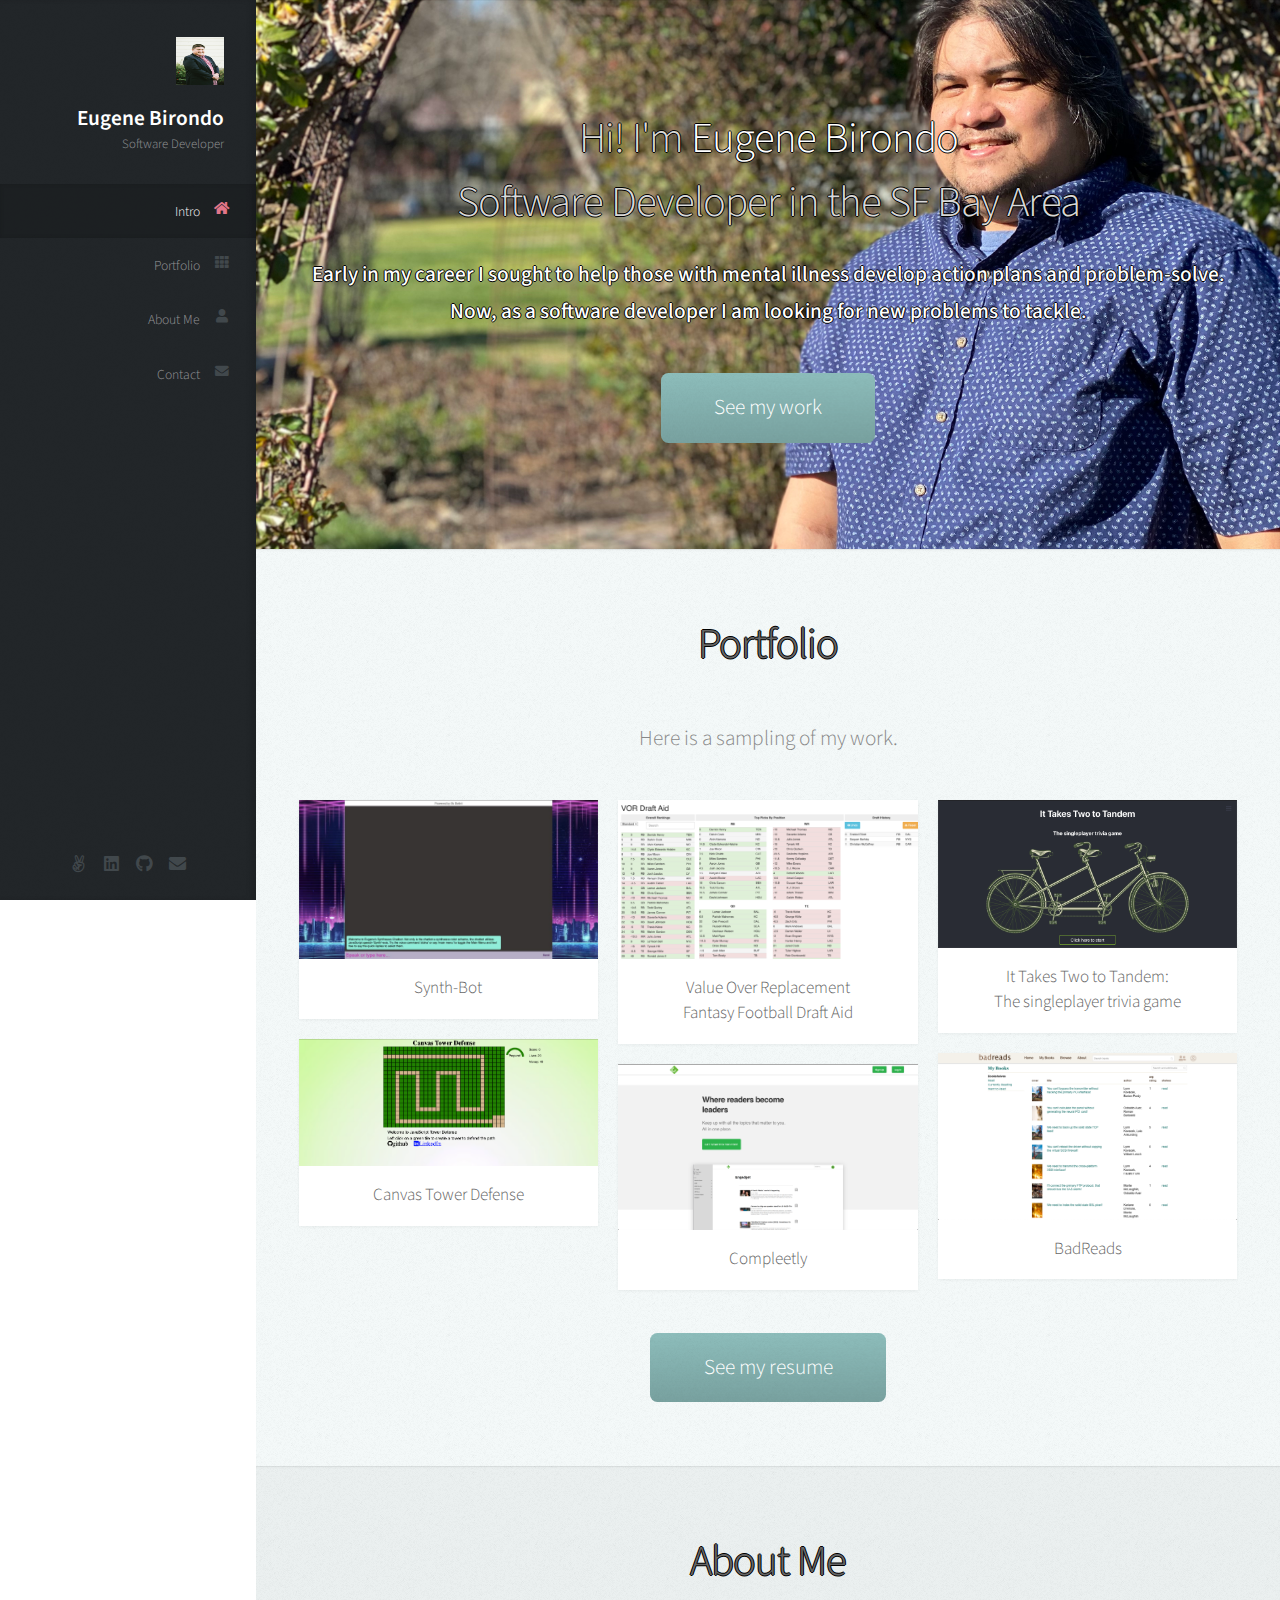
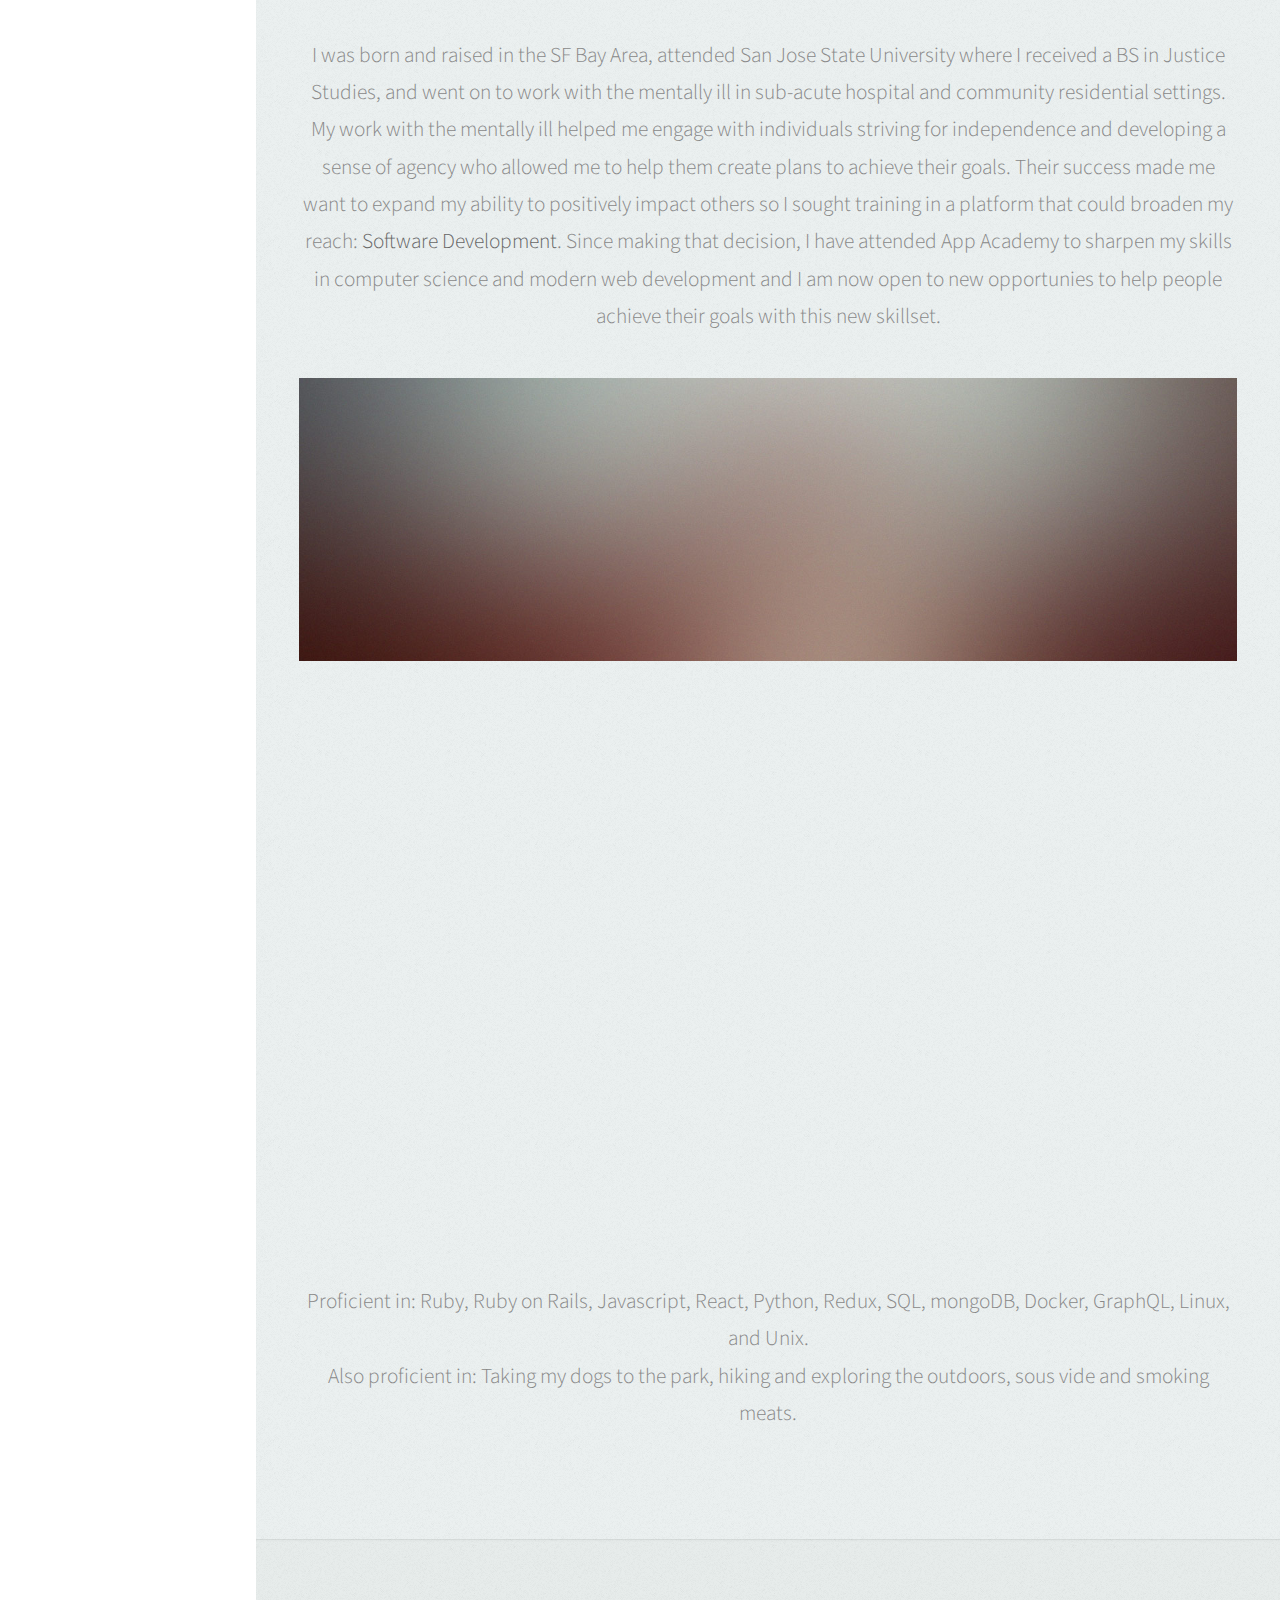
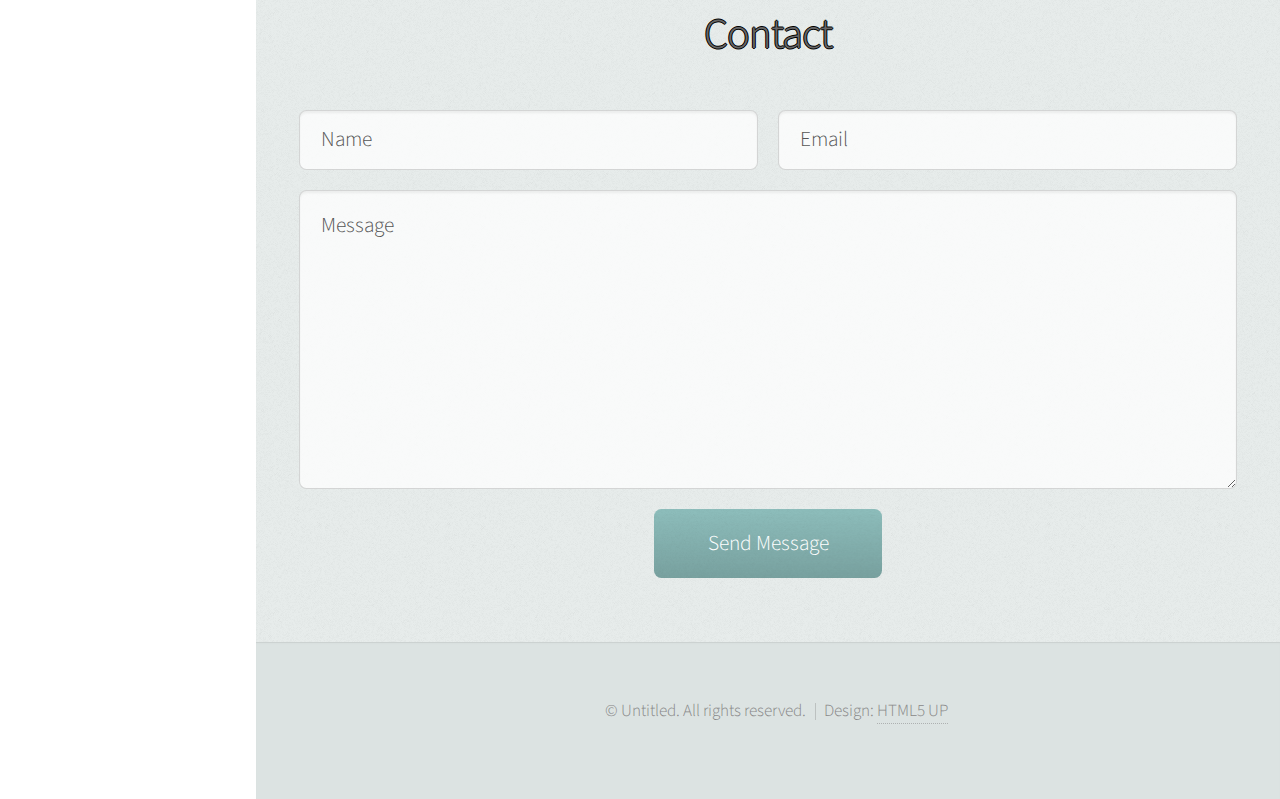
<file: index.html>
<!DOCTYPE HTML>
<!--
	Prologue by HTML5 UP
	html5up.net | @ajlkn
	Free for personal and commercial use under the CCA 3.0 license (html5up.net/license)
-->
<html>
	<head>
		<title>Prologue by HTML5 UP</title>
		<meta charset="utf-8" />
		<meta name="viewport" content="width=device-width, initial-scale=1, user-scalable=no" />
		<link rel="stylesheet" href="assets/css/main.css" />
	</head>
	<body class="is-preload">

		<!-- Header -->
			<div id="header">

				<div class="top">

					<!-- Logo -->
						<div id="logo">
							<span class="image avatar48"><img src="images/avatar.jpg" alt="" /></span>
							<h1 id="title">Eugene Birondo</h1>
							<p>Software Developer</p>
						</div>

					<!-- Nav -->
						<nav id="nav">
							<ul>
								<li><a href="#top" id="top-link"><span class="icon solid fa-home">Intro</span></a></li>
								<li><a href="#portfolio" id="portfolio-link"><span class="icon solid fa-th">Portfolio</span></a></li>
								<li><a href="#about" id="about-link"><span class="icon solid fa-user">About Me</span></a></li>
								<li><a href="#contact" id="contact-link"><span class="icon solid fa-envelope">Contact</span></a></li>
							</ul>
						</nav>

				</div>

				<div class="bottom">

					<!-- Social Icons -->
						<ul class="icons">
							<li><a target="_blank" href="https://angel.co/u/eugene-birondo" class="icon brands fa-angellist"><span class="label">AngelList</span></a></li>
							<li><a target="_blank" href="https://www.linkedin.com/in/eugene-birondo-702637192/" class="icon brands fa-linkedin"><span class="label">LinkedIn</span></a></li>
							<li><a target="_blank" href="https://github.com/jbirondo" class="icon brands fa-github"><span class="label">Github</span></a></li>
							<li><a target="_blank" href="mailto: jbirondo@gmail.com" class="icon solid fa-envelope"><span class="label">Email</span></a></li>
						</ul>

				</div>

			</div>

		<!-- Main -->
			<div id="main">

				<!-- Intro -->
					<section id="top" class="one dark cover">
						<div class="container">

							<header>
								<h2 class="alt">Hi! I'm <strong>Eugene Birondo</strong> <br/>Software Developer in the SF Bay Area</h2>
								<p>Early in my career I sought to help those with mental illness develop action plans and problem-solve.<br/> 
								Now, as a software developer I am looking for new problems to tackle.</p>
							</header>

							<footer>
								<a href="#portfolio" class="button scrolly">See my work</a>
							</footer>

						</div>
					</section>

				<!-- Portfolio -->
					<section id="portfolio" class="two">
						<div class="container">

							<header>
								<h2>Portfolio</h2>
							</header>

							<p>Here is a sampling of my work.</p>

							<div class="row">
								<div class="col-4 col-12-mobile">
									<article class="item">
										<a target="_blank" href="https://synth-chatbot.herokuapp.com/" class="image fit"><img src="images/synthsplash.jpeg" alt="" /></a>
										<header>
											<h3>Synth-Bot</h3>
										</header>
									</article>
									<article class="item">
										<a target="_blank" href="https://jbirondo.github.io/dist/index" class="image fit"><img src="images/tdsplash.png" alt="" /></a>
										<header>
											<h3>Canvas Tower Defense</h3>
										</header>
									</article>
								</div>
								<div class="col-4 col-12-mobile">
									<article class="item">
										<a target="_blank" href="https://vordraftapp.herokuapp.com/" class="image fit"><img src="images/vorappsplash.png" alt="" /></a>
										<header>
											<h3>Value Over Replacement <br/>Fantasy Football Draft Aid</h3>
										</header>
									</article>
									<article class="item">
										<a target="_blank" href="https://compleetly.herokuapp.com/#/" class="image fit"><img src="images/compleetlysplash.png" alt="" /></a>
										<header>
											<h3>Compleetly</h3>
										</header>
									</article>
								</div>
								<div class="col-4 col-12-mobile">
									<article class="item">
										<a target="_blank" href="https://tandem-trivia-app.herokuapp.com/" class="image fit"><img src="images/tandemsplash.png" alt="" /></a>
										<header>
											<h3>It Takes Two to Tandem: <br/>The singleplayer trivia game</h3>
										</header>
									</article>
									<article class="item">
										<a target="_blank" href="https://quiet-shore-31528.herokuapp.com/#/" class="image fit"><img src="images/goodreadssplash.png" alt="" /></a>
										<header>
											<h3>BadReads</h3>
										</header>
									</article>
								</div>
							</div>

							<footer>
								<a target="_blank" href="https://docs.google.com/document/d/16-v0y1aZjl3brfPCpOeVOK1A_m_-AGuYYDInbIlZkE4/edit?usp=sharing" class="button scrolly">See my resume</a>
							</footer>

						</div>
					</section>

				<!-- About Me -->
					<section id="about" class="three">
						<div class="container">

							<header>
								<h2>About Me</h2>
							</header>

							<p>
								I was born and raised in the SF Bay Area, attended San Jose State University where I received a 
								BS in Justice Studies, and went on to work with the mentally ill in sub-acute hospital and community 
								residential settings. My work with the mentally ill helped me engage with individuals striving for 
								independence and developing a sense of agency who allowed me to help them create plans 
								to achieve their goals. Their success made me want to expand my ability to positively impact others 
								so I sought training in a platform that could broaden my reach: <strong>Software Development</strong>. 
								Since making that decision, I have attended App Academy to sharpen my skills in computer science and modern 
								web development and I am now open to new opportunies to help people achieve their goals with this new skillset.
							</p>

							<a href="#" class="image featured"><img src="images/pic08.jpg" alt="" /></a>

							<p>Proficient in: Ruby, Ruby on Rails, Javascript, React, Python, Redux, SQL, mongoDB, Docker, GraphQL, Linux, and Unix.
							<br/>Also proficient in: Taking my dogs to the park, hiking and exploring the outdoors, sous vide and smoking meats.</p>

						</div>
					</section>

				<!-- Contact -->
					<section id="contact" class="four">
						<div class="container">

							<header>
								<h2>Contact</h2>
							</header>
<!-- 
							<p>Elementum sem parturient nulla quam placerat viverra
							mauris non cum elit tempus ullamcorper dolor. Libero rutrum ut lacinia
							donec curae mus. Eleifend id porttitor ac ultricies lobortis sem nunc
							orci ridiculus faucibus a consectetur. Porttitor curae mauris urna mi dolor.</p> -->

							<form method="post" action="#">
								<div class="row">
									<div class="col-6 col-12-mobile"><input type="text" name="name" placeholder="Name" /></div>
									<div class="col-6 col-12-mobile"><input type="text" name="email" placeholder="Email" /></div>
									<div class="col-12">
										<textarea name="message" placeholder="Message"></textarea>
									</div>
									<div class="col-12">
										<input type="submit" value="Send Message" />
									</div>
								</div>
							</form>

						</div>
					</section>

			</div>

		<!-- Footer -->
			<div id="footer">

				<!-- Copyright -->
					<ul class="copyright">
						<li>&copy; Untitled. All rights reserved.</li><li>Design: <a href="http://html5up.net">HTML5 UP</a></li>
					</ul>

			</div>

		<!-- Scripts -->
			<script src="assets/js/jquery.min.js"></script>
			<script src="assets/js/jquery.scrolly.min.js"></script>
			<script src="assets/js/jquery.scrollex.min.js"></script>
			<script src="assets/js/browser.min.js"></script>
			<script src="assets/js/breakpoints.min.js"></script>
			<script src="assets/js/util.js"></script>
			<script src="assets/js/main.js"></script>

	</body>
</html>
</file>
<file: assets/css/main.css>
@import url("fontawesome-all.min.css");
@import url("https://fonts.googleapis.com/css?family=Source+Sans+Pro:300,300italic,400,600");

/*
	Prologue by HTML5 UP
	html5up.net | @ajlkn
	Free for personal and commercial use under the CCA 3.0 license (html5up.net/license)
*/

html, body, div, span, applet, object,
iframe, h1, h2, h3, h4, h5, h6, p, blockquote,
pre, a, abbr, acronym, address, big, cite,
code, del, dfn, em, img, ins, kbd, q, s, samp,
small, strike, strong, sub, sup, tt, var, b,
u, i, center, dl, dt, dd, ol, ul, li, fieldset,
form, label, legend, table, caption, tbody,
tfoot, thead, tr, th, td, article, aside,
canvas, details, embed, figure, figcaption,
footer, header, hgroup, menu, nav, output, ruby,
section, summary, time, mark, audio, video {
	margin: 0;
	padding: 0;
	border: 0;
	font-size: 100%;
	font: inherit;
	vertical-align: baseline;}

article, aside, details, figcaption, figure,
footer, header, hgroup, menu, nav, section {
	display: block;}

body {
	line-height: 1;
}

ol, ul {
	list-style: none;
}

blockquote, q {
	quotes: none;
}

	blockquote:before, blockquote:after, q:before, q:after {
		content: '';
		content: none;
	}

table {
	border-collapse: collapse;
	border-spacing: 0;
}

body {
	-webkit-text-size-adjust: none;
}

mark {
	background-color: transparent;
	color: inherit;
}

input::-moz-focus-inner {
	border: 0;
	padding: 0;
}

input, select, textarea {
	-moz-appearance: none;
	-webkit-appearance: none;
	-ms-appearance: none;
	appearance: none;
}

/* Basic */

	html {
		box-sizing: border-box;
	}

	*, *:before, *:after {
		box-sizing: inherit;
	}

	body {
		background: #fff;
		font-family: 'Source Sans Pro', sans-serif;
		font-size: 19pt;
		font-weight: 300;
		line-height: 1.75em;
		color: #888;
	}

		body.is-preload *, body.is-preload *:before, body.is-preload *:after {
			-moz-animation: none !important;
			-webkit-animation: none !important;
			-ms-animation: none !important;
			animation: none !important;
			-moz-transition: none !important;
			-webkit-transition: none !important;
			-ms-transition: none !important;
			transition: none !important;
		}

	input, textarea, select {
		font-family: 'Source Sans Pro', sans-serif;
		font-size: 19pt;
		font-weight: 300;
		line-height: 1.75em;
		color: #888;
	}

	h1, h2, h3, h4, h5, h6 {
		font-weight: 300;
		color: #666;
		line-height: 1.5em;
	}

	h1 a, h2 a, h3 a, h4 a, h5 a, h6 a {
		color: inherit;
		text-decoration: none;
	}

		h1 a strong, h2 a strong, h3 a strong, h4 a strong, h5 a strong, h6 a strong {
			color: #333;
		}

	h2 {
		font-size: 2em;
		letter-spacing: -1px;
		text-shadow: 1px 0 0 #000,
		0 -1px 0 #000,
		0 1px 0 #000,
		-1px 0 0 #000;
	}

		h2.alt {
			color: #fff;
			font-weight: 300;
		}

			h2.alt strong {
				color: #fff;
			}

	h3 {
		font-size: 1.5em;
	}

	header {
		margin: 0 0 2em 0;
		font-weight: 400;
	}

		header > p {
			text-shadow: 1px 0 0 #000,
			0 -1px 0 #000,
			0 1px 0 #000,
			-1px 0 0 #000;
			margin: 1em 0 0 0;
			font-weight: 500;
			color: #fff
		}

	footer {
		margin: 2em 0 0 0;
	}

	strong, b {
		font-weight: 300;
		color: #666;
	}

	em, i {
		font-style: italic;
	}

	a {
		text-decoration: none;
		color: inherit;
		border-bottom: dotted 1px rgba(128, 128, 128, 0.5);
		-moz-transition: color 0.35s ease-in-out, border-bottom-color 0.35s ease-in-out;
		-webkit-transition: color 0.35s ease-in-out, border-bottom-color 0.35s ease-in-out;
		-ms-transition: color 0.35s ease-in-out, border-bottom-color 0.35s ease-in-out;
		transition: color 0.35s ease-in-out, border-bottom-color 0.35s ease-in-out;
		outline: 0;
	}

		a:hover {
			color: #E27689;
			border-bottom-color: rgba(255, 255, 255, 0);
		}

	sub {
		position: relative;
		top: 0.5em;
		font-size: 0.8em;
	}

	sup {
		position: relative;
		top: -0.5em;
		font-size: 0.8em;
	}

	hr {
		border: 0;
		border-top: solid 1px #ddd;
	}

	blockquote {
		border-left: solid 0.5em #ddd;
		padding: 1em 0 1em 2em;
		font-style: italic;
	}

	p, ul, ol, dl, table {
		margin-bottom: 2em;
	}

	br.clear {
		clear: both;
	}

/* Container */

	.container {
		margin: 0 auto;
		max-width: 100%;
		width: 1400px;
	}

		@media screen and (min-width: 961px) and (max-width: 1880px) {

			.container {
				width: 1200px;
			}

		}

		@media screen and (min-width: 961px) and (max-width: 1620px) {

			.container {
				width: 960px;
			}

		}

		@media screen and (min-width: 961px) and (max-width: 1320px) {

			.container {
				width: 100%;
			}

		}

		@media screen and (max-width: 960px) {

			.container {
				width: 100%;
			}

		}

		@media screen and (max-width: 736px) {

			.container {
				width: 100%;
			}

		}

/* Row */

	.row {
		display: flex;
		flex-wrap: wrap;
		box-sizing: border-box;
		align-items: stretch;
	}

		.row > * {
			box-sizing: border-box;
		}

		.row.gtr-uniform > * > :last-child {
			margin-bottom: 0;
		}

		.row.aln-left {
			justify-content: flex-start;
		}

		.row.aln-center {
			justify-content: center;
		}

		.row.aln-right {
			justify-content: flex-end;
		}

		.row.aln-top {
			align-items: flex-start;
		}

		.row.aln-middle {
			align-items: center;
		}

		.row.aln-bottom {
			align-items: flex-end;
		}

		.row > .imp {
			order: -1;
		}

		.row > .col-1 {
			width: 8.33333%;
		}

		.row > .off-1 {
			margin-left: 8.33333%;
		}

		.row > .col-2 {
			width: 16.66667%;
		}

		.row > .off-2 {
			margin-left: 16.66667%;
		}

		.row > .col-3 {
			width: 25%;
		}

		.row > .off-3 {
			margin-left: 25%;
		}

		.row > .col-4 {
			width: 33.33333%;
		}

		.row > .off-4 {
			margin-left: 33.33333%;
		}

		.row > .col-5 {
			width: 41.66667%;
		}

		.row > .off-5 {
			margin-left: 41.66667%;
		}

		.row > .col-6 {
			width: 50%;
		}

		.row > .off-6 {
			margin-left: 50%;
		}

		.row > .col-7 {
			width: 58.33333%;
		}

		.row > .off-7 {
			margin-left: 58.33333%;
		}

		.row > .col-8 {
			width: 66.66667%;
		}

		.row > .off-8 {
			margin-left: 66.66667%;
		}

		.row > .col-9 {
			width: 75%;
		}

		.row > .off-9 {
			margin-left: 75%;
		}

		.row > .col-10 {
			width: 83.33333%;
		}

		.row > .off-10 {
			margin-left: 83.33333%;
		}

		.row > .col-11 {
			width: 91.66667%;
		}

		.row > .off-11 {
			margin-left: 91.66667%;
		}

		.row > .col-12 {
			width: 100%;
		}

		.row > .off-12 {
			margin-left: 100%;
		}

		.row.gtr-0 {
			margin-top: 0px;
			margin-left: 0px;
		}

			.row.gtr-0 > * {
				padding: 0px 0 0 0px;
			}

			.row.gtr-0.gtr-uniform {
				margin-top: 0px;
			}

				.row.gtr-0.gtr-uniform > * {
					padding-top: 0px;
				}

		.row.gtr-25 {
			margin-top: -10px;
			margin-left: -10px;
		}

			.row.gtr-25 > * {
				padding: 10px 0 0 10px;
			}

			.row.gtr-25.gtr-uniform {
				margin-top: -10px;
			}

				.row.gtr-25.gtr-uniform > * {
					padding-top: 10px;
				}

		.row.gtr-50 {
			margin-top: -20px;
			margin-left: -20px;
		}

			.row.gtr-50 > * {
				padding: 20px 0 0 20px;
			}

			.row.gtr-50.gtr-uniform {
				margin-top: -20px;
			}

				.row.gtr-50.gtr-uniform > * {
					padding-top: 20px;
				}

		.row {
			margin-top: -40px;
			margin-left: -40px;
		}

			.row > * {
				padding: 40px 0 0 40px;
			}

			.row.gtr-uniform {
				margin-top: -40px;
			}

				.row.gtr-uniform > * {
					padding-top: 40px;
				}

		.row.gtr-150 {
			margin-top: -60px;
			margin-left: -60px;
		}

			.row.gtr-150 > * {
				padding: 60px 0 0 60px;
			}

			.row.gtr-150.gtr-uniform {
				margin-top: -60px;
			}

				.row.gtr-150.gtr-uniform > * {
					padding-top: 60px;
				}

		.row.gtr-200 {
			margin-top: -80px;
			margin-left: -80px;
		}

			.row.gtr-200 > * {
				padding: 80px 0 0 80px;
			}

			.row.gtr-200.gtr-uniform {
				margin-top: -80px;
			}

				.row.gtr-200.gtr-uniform > * {
					padding-top: 80px;
				}

		@media screen and (min-width: 961px) and (max-width: 1880px) {

			.row {
				display: flex;
				flex-wrap: wrap;
				box-sizing: border-box;
				align-items: stretch;
			}

				.row > * {
					box-sizing: border-box;
				}

				.row.gtr-uniform > * > :last-child {
					margin-bottom: 0;
				}

				.row.aln-left {
					justify-content: flex-start;
				}

				.row.aln-center {
					justify-content: center;
				}

				.row.aln-right {
					justify-content: flex-end;
				}

				.row.aln-top {
					align-items: flex-start;
				}

				.row.aln-middle {
					align-items: center;
				}

				.row.aln-bottom {
					align-items: flex-end;
				}

				.row > .imp-wide {
					order: -1;
				}

				.row > .col-1-wide {
					width: 8.33333%;
				}

				.row > .off-1-wide {
					margin-left: 8.33333%;
				}

				.row > .col-2-wide {
					width: 16.66667%;
				}

				.row > .off-2-wide {
					margin-left: 16.66667%;
				}

				.row > .col-3-wide {
					width: 25%;
				}

				.row > .off-3-wide {
					margin-left: 25%;
				}

				.row > .col-4-wide {
					width: 33.33333%;
				}

				.row > .off-4-wide {
					margin-left: 33.33333%;
				}

				.row > .col-5-wide {
					width: 41.66667%;
				}

				.row > .off-5-wide {
					margin-left: 41.66667%;
				}

				.row > .col-6-wide {
					width: 50%;
				}

				.row > .off-6-wide {
					margin-left: 50%;
				}

				.row > .col-7-wide {
					width: 58.33333%;
				}

				.row > .off-7-wide {
					margin-left: 58.33333%;
				}

				.row > .col-8-wide {
					width: 66.66667%;
				}

				.row > .off-8-wide {
					margin-left: 66.66667%;
				}

				.row > .col-9-wide {
					width: 75%;
				}

				.row > .off-9-wide {
					margin-left: 75%;
				}

				.row > .col-10-wide {
					width: 83.33333%;
				}

				.row > .off-10-wide {
					margin-left: 83.33333%;
				}

				.row > .col-11-wide {
					width: 91.66667%;
				}

				.row > .off-11-wide {
					margin-left: 91.66667%;
				}

				.row > .col-12-wide {
					width: 100%;
				}

				.row > .off-12-wide {
					margin-left: 100%;
				}

				.row.gtr-0 {
					margin-top: 0px;
					margin-left: 0px;
				}

					.row.gtr-0 > * {
						padding: 0px 0 0 0px;
					}

					.row.gtr-0.gtr-uniform {
						margin-top: 0px;
					}

						.row.gtr-0.gtr-uniform > * {
							padding-top: 0px;
						}

				.row.gtr-25 {
					margin-top: -10px;
					margin-left: -10px;
				}

					.row.gtr-25 > * {
						padding: 10px 0 0 10px;
					}

					.row.gtr-25.gtr-uniform {
						margin-top: -10px;
					}

						.row.gtr-25.gtr-uniform > * {
							padding-top: 10px;
						}

				.row.gtr-50 {
					margin-top: -20px;
					margin-left: -20px;
				}

					.row.gtr-50 > * {
						padding: 20px 0 0 20px;
					}

					.row.gtr-50.gtr-uniform {
						margin-top: -20px;
					}

						.row.gtr-50.gtr-uniform > * {
							padding-top: 20px;
						}

				.row {
					margin-top: -40px;
					margin-left: -40px;
				}

					.row > * {
						padding: 40px 0 0 40px;
					}

					.row.gtr-uniform {
						margin-top: -40px;
					}

						.row.gtr-uniform > * {
							padding-top: 40px;
						}

				.row.gtr-150 {
					margin-top: -60px;
					margin-left: -60px;
				}

					.row.gtr-150 > * {
						padding: 60px 0 0 60px;
					}

					.row.gtr-150.gtr-uniform {
						margin-top: -60px;
					}

						.row.gtr-150.gtr-uniform > * {
							padding-top: 60px;
						}

				.row.gtr-200 {
					margin-top: -80px;
					margin-left: -80px;
				}

					.row.gtr-200 > * {
						padding: 80px 0 0 80px;
					}

					.row.gtr-200.gtr-uniform {
						margin-top: -80px;
					}

						.row.gtr-200.gtr-uniform > * {
							padding-top: 80px;
						}

		}

		@media screen and (min-width: 961px) and (max-width: 1620px) {

			.row {
				display: flex;
				flex-wrap: wrap;
				box-sizing: border-box;
				align-items: stretch;
			}

				.row > * {
					box-sizing: border-box;
				}

				.row.gtr-uniform > * > :last-child {
					margin-bottom: 0;
				}

				.row.aln-left {
					justify-content: flex-start;
				}

				.row.aln-center {
					justify-content: center;
				}

				.row.aln-right {
					justify-content: flex-end;
				}

				.row.aln-top {
					align-items: flex-start;
				}

				.row.aln-middle {
					align-items: center;
				}

				.row.aln-bottom {
					align-items: flex-end;
				}

				.row > .imp-normal {
					order: -1;
				}

				.row > .col-1-normal {
					width: 8.33333%;
				}

				.row > .off-1-normal {
					margin-left: 8.33333%;
				}

				.row > .col-2-normal {
					width: 16.66667%;
				}

				.row > .off-2-normal {
					margin-left: 16.66667%;
				}

				.row > .col-3-normal {
					width: 25%;
				}

				.row > .off-3-normal {
					margin-left: 25%;
				}

				.row > .col-4-normal {
					width: 33.33333%;
				}

				.row > .off-4-normal {
					margin-left: 33.33333%;
				}

				.row > .col-5-normal {
					width: 41.66667%;
				}

				.row > .off-5-normal {
					margin-left: 41.66667%;
				}

				.row > .col-6-normal {
					width: 50%;
				}

				.row > .off-6-normal {
					margin-left: 50%;
				}

				.row > .col-7-normal {
					width: 58.33333%;
				}

				.row > .off-7-normal {
					margin-left: 58.33333%;
				}

				.row > .col-8-normal {
					width: 66.66667%;
				}

				.row > .off-8-normal {
					margin-left: 66.66667%;
				}

				.row > .col-9-normal {
					width: 75%;
				}

				.row > .off-9-normal {
					margin-left: 75%;
				}

				.row > .col-10-normal {
					width: 83.33333%;
				}

				.row > .off-10-normal {
					margin-left: 83.33333%;
				}

				.row > .col-11-normal {
					width: 91.66667%;
				}

				.row > .off-11-normal {
					margin-left: 91.66667%;
				}

				.row > .col-12-normal {
					width: 100%;
				}

				.row > .off-12-normal {
					margin-left: 100%;
				}

				.row.gtr-0 {
					margin-top: 0px;
					margin-left: 0px;
				}

					.row.gtr-0 > * {
						padding: 0px 0 0 0px;
					}

					.row.gtr-0.gtr-uniform {
						margin-top: 0px;
					}

						.row.gtr-0.gtr-uniform > * {
							padding-top: 0px;
						}

				.row.gtr-25 {
					margin-top: -10px;
					margin-left: -10px;
				}

					.row.gtr-25 > * {
						padding: 10px 0 0 10px;
					}

					.row.gtr-25.gtr-uniform {
						margin-top: -10px;
					}

						.row.gtr-25.gtr-uniform > * {
							padding-top: 10px;
						}

				.row.gtr-50 {
					margin-top: -20px;
					margin-left: -20px;
				}

					.row.gtr-50 > * {
						padding: 20px 0 0 20px;
					}

					.row.gtr-50.gtr-uniform {
						margin-top: -20px;
					}

						.row.gtr-50.gtr-uniform > * {
							padding-top: 20px;
						}

				.row {
					margin-top: -40px;
					margin-left: -40px;
				}

					.row > * {
						padding: 40px 0 0 40px;
					}

					.row.gtr-uniform {
						margin-top: -40px;
					}

						.row.gtr-uniform > * {
							padding-top: 40px;
						}

				.row.gtr-150 {
					margin-top: -60px;
					margin-left: -60px;
				}

					.row.gtr-150 > * {
						padding: 60px 0 0 60px;
					}

					.row.gtr-150.gtr-uniform {
						margin-top: -60px;
					}

						.row.gtr-150.gtr-uniform > * {
							padding-top: 60px;
						}

				.row.gtr-200 {
					margin-top: -80px;
					margin-left: -80px;
				}

					.row.gtr-200 > * {
						padding: 80px 0 0 80px;
					}

					.row.gtr-200.gtr-uniform {
						margin-top: -80px;
					}

						.row.gtr-200.gtr-uniform > * {
							padding-top: 80px;
						}

		}

		@media screen and (min-width: 961px) and (max-width: 1320px) {

			.row {
				display: flex;
				flex-wrap: wrap;
				box-sizing: border-box;
				align-items: stretch;
			}

				.row > * {
					box-sizing: border-box;
				}

				.row.gtr-uniform > * > :last-child {
					margin-bottom: 0;
				}

				.row.aln-left {
					justify-content: flex-start;
				}

				.row.aln-center {
					justify-content: center;
				}

				.row.aln-right {
					justify-content: flex-end;
				}

				.row.aln-top {
					align-items: flex-start;
				}

				.row.aln-middle {
					align-items: center;
				}

				.row.aln-bottom {
					align-items: flex-end;
				}

				.row > .imp-narrow {
					order: -1;
				}

				.row > .col-1-narrow {
					width: 8.33333%;
				}

				.row > .off-1-narrow {
					margin-left: 8.33333%;
				}

				.row > .col-2-narrow {
					width: 16.66667%;
				}

				.row > .off-2-narrow {
					margin-left: 16.66667%;
				}

				.row > .col-3-narrow {
					width: 25%;
				}

				.row > .off-3-narrow {
					margin-left: 25%;
				}

				.row > .col-4-narrow {
					width: 33.33333%;
				}

				.row > .off-4-narrow {
					margin-left: 33.33333%;
				}

				.row > .col-5-narrow {
					width: 41.66667%;
				}

				.row > .off-5-narrow {
					margin-left: 41.66667%;
				}

				.row > .col-6-narrow {
					width: 50%;
				}

				.row > .off-6-narrow {
					margin-left: 50%;
				}

				.row > .col-7-narrow {
					width: 58.33333%;
				}

				.row > .off-7-narrow {
					margin-left: 58.33333%;
				}

				.row > .col-8-narrow {
					width: 66.66667%;
				}

				.row > .off-8-narrow {
					margin-left: 66.66667%;
				}

				.row > .col-9-narrow {
					width: 75%;
				}

				.row > .off-9-narrow {
					margin-left: 75%;
				}

				.row > .col-10-narrow {
					width: 83.33333%;
				}

				.row > .off-10-narrow {
					margin-left: 83.33333%;
				}

				.row > .col-11-narrow {
					width: 91.66667%;
				}

				.row > .off-11-narrow {
					margin-left: 91.66667%;
				}

				.row > .col-12-narrow {
					width: 100%;
				}

				.row > .off-12-narrow {
					margin-left: 100%;
				}

				.row.gtr-0 {
					margin-top: 0px;
					margin-left: 0px;
				}

					.row.gtr-0 > * {
						padding: 0px 0 0 0px;
					}

					.row.gtr-0.gtr-uniform {
						margin-top: 0px;
					}

						.row.gtr-0.gtr-uniform > * {
							padding-top: 0px;
						}

				.row.gtr-25 {
					margin-top: -5px;
					margin-left: -5px;
				}

					.row.gtr-25 > * {
						padding: 5px 0 0 5px;
					}

					.row.gtr-25.gtr-uniform {
						margin-top: -5px;
					}

						.row.gtr-25.gtr-uniform > * {
							padding-top: 5px;
						}

				.row.gtr-50 {
					margin-top: -10px;
					margin-left: -10px;
				}

					.row.gtr-50 > * {
						padding: 10px 0 0 10px;
					}

					.row.gtr-50.gtr-uniform {
						margin-top: -10px;
					}

						.row.gtr-50.gtr-uniform > * {
							padding-top: 10px;
						}

				.row {
					margin-top: -20px;
					margin-left: -20px;
				}

					.row > * {
						padding: 20px 0 0 20px;
					}

					.row.gtr-uniform {
						margin-top: -20px;
					}

						.row.gtr-uniform > * {
							padding-top: 20px;
						}

				.row.gtr-150 {
					margin-top: -30px;
					margin-left: -30px;
				}

					.row.gtr-150 > * {
						padding: 30px 0 0 30px;
					}

					.row.gtr-150.gtr-uniform {
						margin-top: -30px;
					}

						.row.gtr-150.gtr-uniform > * {
							padding-top: 30px;
						}

				.row.gtr-200 {
					margin-top: -40px;
					margin-left: -40px;
				}

					.row.gtr-200 > * {
						padding: 40px 0 0 40px;
					}

					.row.gtr-200.gtr-uniform {
						margin-top: -40px;
					}

						.row.gtr-200.gtr-uniform > * {
							padding-top: 40px;
						}

		}

		@media screen and (max-width: 960px) {

			.row {
				display: flex;
				flex-wrap: wrap;
				box-sizing: border-box;
				align-items: stretch;
			}

				.row > * {
					box-sizing: border-box;
				}

				.row.gtr-uniform > * > :last-child {
					margin-bottom: 0;
				}

				.row.aln-left {
					justify-content: flex-start;
				}

				.row.aln-center {
					justify-content: center;
				}

				.row.aln-right {
					justify-content: flex-end;
				}

				.row.aln-top {
					align-items: flex-start;
				}

				.row.aln-middle {
					align-items: center;
				}

				.row.aln-bottom {
					align-items: flex-end;
				}

				.row > .imp-narrower {
					order: -1;
				}

				.row > .col-1-narrower {
					width: 8.33333%;
				}

				.row > .off-1-narrower {
					margin-left: 8.33333%;
				}

				.row > .col-2-narrower {
					width: 16.66667%;
				}

				.row > .off-2-narrower {
					margin-left: 16.66667%;
				}

				.row > .col-3-narrower {
					width: 25%;
				}

				.row > .off-3-narrower {
					margin-left: 25%;
				}

				.row > .col-4-narrower {
					width: 33.33333%;
				}

				.row > .off-4-narrower {
					margin-left: 33.33333%;
				}

				.row > .col-5-narrower {
					width: 41.66667%;
				}

				.row > .off-5-narrower {
					margin-left: 41.66667%;
				}

				.row > .col-6-narrower {
					width: 50%;
				}

				.row > .off-6-narrower {
					margin-left: 50%;
				}

				.row > .col-7-narrower {
					width: 58.33333%;
				}

				.row > .off-7-narrower {
					margin-left: 58.33333%;
				}

				.row > .col-8-narrower {
					width: 66.66667%;
				}

				.row > .off-8-narrower {
					margin-left: 66.66667%;
				}

				.row > .col-9-narrower {
					width: 75%;
				}

				.row > .off-9-narrower {
					margin-left: 75%;
				}

				.row > .col-10-narrower {
					width: 83.33333%;
				}

				.row > .off-10-narrower {
					margin-left: 83.33333%;
				}

				.row > .col-11-narrower {
					width: 91.66667%;
				}

				.row > .off-11-narrower {
					margin-left: 91.66667%;
				}

				.row > .col-12-narrower {
					width: 100%;
				}

				.row > .off-12-narrower {
					margin-left: 100%;
				}

				.row.gtr-0 {
					margin-top: 0px;
					margin-left: 0px;
				}

					.row.gtr-0 > * {
						padding: 0px 0 0 0px;
					}

					.row.gtr-0.gtr-uniform {
						margin-top: 0px;
					}

						.row.gtr-0.gtr-uniform > * {
							padding-top: 0px;
						}

				.row.gtr-25 {
					margin-top: -5px;
					margin-left: -5px;
				}

					.row.gtr-25 > * {
						padding: 5px 0 0 5px;
					}

					.row.gtr-25.gtr-uniform {
						margin-top: -5px;
					}

						.row.gtr-25.gtr-uniform > * {
							padding-top: 5px;
						}

				.row.gtr-50 {
					margin-top: -10px;
					margin-left: -10px;
				}

					.row.gtr-50 > * {
						padding: 10px 0 0 10px;
					}

					.row.gtr-50.gtr-uniform {
						margin-top: -10px;
					}

						.row.gtr-50.gtr-uniform > * {
							padding-top: 10px;
						}

				.row {
					margin-top: -20px;
					margin-left: -20px;
				}

					.row > * {
						padding: 20px 0 0 20px;
					}

					.row.gtr-uniform {
						margin-top: -20px;
					}

						.row.gtr-uniform > * {
							padding-top: 20px;
						}

				.row.gtr-150 {
					margin-top: -30px;
					margin-left: -30px;
				}

					.row.gtr-150 > * {
						padding: 30px 0 0 30px;
					}

					.row.gtr-150.gtr-uniform {
						margin-top: -30px;
					}

						.row.gtr-150.gtr-uniform > * {
							padding-top: 30px;
						}

				.row.gtr-200 {
					margin-top: -40px;
					margin-left: -40px;
				}

					.row.gtr-200 > * {
						padding: 40px 0 0 40px;
					}

					.row.gtr-200.gtr-uniform {
						margin-top: -40px;
					}

						.row.gtr-200.gtr-uniform > * {
							padding-top: 40px;
						}

		}

		@media screen and (max-width: 736px) {

			.row {
				display: flex;
				flex-wrap: wrap;
				box-sizing: border-box;
				align-items: stretch;
			}

				.row > * {
					box-sizing: border-box;
				}

				.row.gtr-uniform > * > :last-child {
					margin-bottom: 0;
				}

				.row.aln-left {
					justify-content: flex-start;
				}

				.row.aln-center {
					justify-content: center;
				}

				.row.aln-right {
					justify-content: flex-end;
				}

				.row.aln-top {
					align-items: flex-start;
				}

				.row.aln-middle {
					align-items: center;
				}

				.row.aln-bottom {
					align-items: flex-end;
				}

				.row > .imp-mobile {
					order: -1;
				}

				.row > .col-1-mobile {
					width: 8.33333%;
				}

				.row > .off-1-mobile {
					margin-left: 8.33333%;
				}

				.row > .col-2-mobile {
					width: 16.66667%;
				}

				.row > .off-2-mobile {
					margin-left: 16.66667%;
				}

				.row > .col-3-mobile {
					width: 25%;
				}

				.row > .off-3-mobile {
					margin-left: 25%;
				}

				.row > .col-4-mobile {
					width: 33.33333%;
				}

				.row > .off-4-mobile {
					margin-left: 33.33333%;
				}

				.row > .col-5-mobile {
					width: 41.66667%;
				}

				.row > .off-5-mobile {
					margin-left: 41.66667%;
				}

				.row > .col-6-mobile {
					width: 50%;
				}

				.row > .off-6-mobile {
					margin-left: 50%;
				}

				.row > .col-7-mobile {
					width: 58.33333%;
				}

				.row > .off-7-mobile {
					margin-left: 58.33333%;
				}

				.row > .col-8-mobile {
					width: 66.66667%;
				}

				.row > .off-8-mobile {
					margin-left: 66.66667%;
				}

				.row > .col-9-mobile {
					width: 75%;
				}

				.row > .off-9-mobile {
					margin-left: 75%;
				}

				.row > .col-10-mobile {
					width: 83.33333%;
				}

				.row > .off-10-mobile {
					margin-left: 83.33333%;
				}

				.row > .col-11-mobile {
					width: 91.66667%;
				}

				.row > .off-11-mobile {
					margin-left: 91.66667%;
				}

				.row > .col-12-mobile {
					width: 100%;
				}

				.row > .off-12-mobile {
					margin-left: 100%;
				}

				.row.gtr-0 {
					margin-top: 0px;
					margin-left: 0px;
				}

					.row.gtr-0 > * {
						padding: 0px 0 0 0px;
					}

					.row.gtr-0.gtr-uniform {
						margin-top: 0px;
					}

						.row.gtr-0.gtr-uniform > * {
							padding-top: 0px;
						}

				.row.gtr-25 {
					margin-top: -5px;
					margin-left: -5px;
				}

					.row.gtr-25 > * {
						padding: 5px 0 0 5px;
					}

					.row.gtr-25.gtr-uniform {
						margin-top: -5px;
					}

						.row.gtr-25.gtr-uniform > * {
							padding-top: 5px;
						}

				.row.gtr-50 {
					margin-top: -10px;
					margin-left: -10px;
				}

					.row.gtr-50 > * {
						padding: 10px 0 0 10px;
					}

					.row.gtr-50.gtr-uniform {
						margin-top: -10px;
					}

						.row.gtr-50.gtr-uniform > * {
							padding-top: 10px;
						}

				.row {
					margin-top: -20px;
					margin-left: -20px;
				}

					.row > * {
						padding: 20px 0 0 20px;
					}

					.row.gtr-uniform {
						margin-top: -20px;
					}

						.row.gtr-uniform > * {
							padding-top: 20px;
						}

				.row.gtr-150 {
					margin-top: -30px;
					margin-left: -30px;
				}

					.row.gtr-150 > * {
						padding: 30px 0 0 30px;
					}

					.row.gtr-150.gtr-uniform {
						margin-top: -30px;
					}

						.row.gtr-150.gtr-uniform > * {
							padding-top: 30px;
						}

				.row.gtr-200 {
					margin-top: -40px;
					margin-left: -40px;
				}

					.row.gtr-200 > * {
						padding: 40px 0 0 40px;
					}

					.row.gtr-200.gtr-uniform {
						margin-top: -40px;
					}

						.row.gtr-200.gtr-uniform > * {
							padding-top: 40px;
						}

		}

/* Sections/Article */

	section, article {
		margin-bottom: 3em;
	}

		section > :last-child,
		section > .container, section:last-child, article > :last-child,
		article > .container, article:last-child {
			margin-bottom: 0;
		}

		.row > section, .row > article {
			margin-bottom: 0;
		}

/* Image */

	.image {
		display: inline-block;
		border: 0;
	}

		.image img {
			display: block;
			width: 100%;
		}

		.image.avatar48 {
			width: 48px;
			height: 48px;
			background: #f00;
		}

			.image.avatar48 img {
				width: 48px;
				height: 48px;
			}

		.image.fit {
			display: block;
			width: 100%;
		}

		.image.featured {
			display: inline-block;
			width: 100%;
			margin: 0 0 2em 0;
			object-fit: cover;
			object-position: 0 -40%;
			width: 100%;
			height: 850px;
			overflow: hidden;
		}

		.image.left {
			float: left;
			margin: 0 2em 2em 0;
		}

		.image.centered {
			display: block;
			margin: 0 0 2em 0;
		}

			.image.centered img {
				margin: 0 auto;
				width: auto;
			}

/* List */

	ul {
		list-style: disc;
		padding-left: 1em;
	}

		ul li {
			padding-left: 0.5em;
		}

	ol {
		list-style: decimal;
		padding-left: 1.25em;
	}

		ol li {
			padding-left: 0.25em;
		}

/* Icons */

	ul.icons {
		cursor: default;
		list-style: none;
		padding-left: 0;
	}

		ul.icons li {
			display: inline-block;
			padding-left: 0;
		}

		ul.icons a {
			display: inline-block;
			width: 2em;
			height: 2em;
			line-height: 2em;
			text-align: center;
			border: 0;
		}

/* Form */

	form label {
		display: block;
		text-align: left;
		margin-bottom: 0.5em;
	}

	form input[type="text"],
	form input[type="email"],
	form input[type="password"],
	form select,
	form textarea {
		position: relative;
		-webkit-appearance: none;
		display: block;
		border: 0;
		outline: 0;
		background: #fff;
		background: rgba(255, 255, 255, 0.75);
		width: 100%;
		border-radius: 0.35em;
		padding: 0.75em 1em 0.75em 1em;
		box-shadow: inset 0 0.1em 0.1em 0 rgba(0, 0, 0, 0.05);
		border: solid 1px rgba(0, 0, 0, 0.15);
		-moz-transition: all 0.35s ease-in-out;
		-webkit-transition: all 0.35s ease-in-out;
		-ms-transition: all 0.35s ease-in-out;
		transition: all 0.35s ease-in-out;
	}

		form input[type="text"]:focus,
		form input[type="email"]:focus,
		form input[type="password"]:focus,
		form select:focus,
		form textarea:focus {
			box-shadow: 0 0 2px 1px #8ebebc;
			background: #fff;
		}

	form input[type="text"],
	form input[type="email"],
	form input[type="password"],
	form select {
		line-height: 1.25em;
	}

	form textarea {
		min-height: 14em;
	}

	form ::-webkit-input-placeholder {
		color: #555 !important;
	}

	form :-moz-placeholder {
		color: #555 !important;
	}

	form ::-moz-placeholder {
		color: #555 !important;
	}

	form :-ms-input-placeholder {
		color: #555 !important;
	}

	form ::-moz-focus-inner {
		border: 0;
	}

/* Table */

	table {
		width: 100%;
		text-align: left;
	}

		table tbody tr:nth-child(2n+2) {
			background: #f4f4f4;
		}

		table td {
			padding: 0.5em 1em 0.5em 1em;
		}

		table th {
			text-align: left;
			padding: 0.5em 1em 0.5em 1em;
			color: #fff;
			background: #222729 url("images/overlay.png");
		}

		table thead {
			background: #444;
			color: #fff;
		}

		table tfoot {
			background: #eee;
		}

/* Button */

	input[type="button"],
	input[type="submit"],
	input[type="reset"],
	button,
	.button {
		position: relative;
		display: inline-block;
		border-radius: 0.35em;
		color: #fff !important;
		text-decoration: none;
		padding: 0.75em 2.5em 0.75em 2.5em;
		background-color: #8ebebc;
		border: 0;
		cursor: pointer;
		background-image: -moz-linear-gradient(top, rgba(0, 0, 0, 0), rgba(0, 0, 0, 0.15)), url("images/overlay.png");
		background-image: -webkit-linear-gradient(top, rgba(0, 0, 0, 0), rgba(0, 0, 0, 0.15)), url("images/overlay.png");
		background-image: -ms-linear-gradient(top, rgba(0, 0, 0, 0), rgba(0, 0, 0, 0.15)), url("images/overlay.png");
		background-image: linear-gradient(top, rgba(0, 0, 0, 0), rgba(0, 0, 0, 0.15)), url("images/overlay.png");
		-moz-transition: background-color 0.35s ease-in-out;
		-webkit-transition: background-color 0.35s ease-in-out;
		-ms-transition: background-color 0.35s ease-in-out;
		transition: background-color 0.35s ease-in-out;
	}

		input[type="button"]:hover,
		input[type="submit"]:hover,
		input[type="reset"]:hover,
		button:hover,
		.button:hover {
			background-color: #9ececc;
		}

		input[type="button"]:active,
		input[type="submit"]:active,
		input[type="reset"]:active,
		button:active,
		.button:active {
			background-color: #7eaeac;
		}

/* Item */

	.item {
		box-shadow: 0 0.05em 0.15em 0 rgba(0, 0, 0, 0.05);
		margin-bottom: 40px;
	}

		.item header {
			background: #fff;
			margin: 0;
			padding: 1em 0 1em 0;
			font-size: 0.8em;
		}

			.item header h3 {
				font-size: 1em;
			}

/* Icons */

	.icon {
		text-decoration: none;
		text-decoration: none;
	}

		.icon:before {
			-moz-osx-font-smoothing: grayscale;
			-webkit-font-smoothing: antialiased;
			display: inline-block;
			font-style: normal;
			font-variant: normal;
			text-rendering: auto;
			line-height: 1;
			text-transform: none !important;
			font-family: 'Font Awesome 5 Free';
			font-weight: 400;
		}

		.icon:before {
			line-height: inherit;
		}

		.icon > .label {
			display: none;
		}

		.icon.solid:before {
			font-weight: 900;
		}

		.icon.brands:before {
			font-family: 'Font Awesome 5 Brands';
		}

/* Header */

	#header {
		display: -moz-flex;
		display: -webkit-flex;
		display: -ms-flex;
		display: flex;
		-moz-flex-direction: column;
		-webkit-flex-direction: column;
		-ms-flex-direction: column;
		flex-direction: column;
		-moz-justify-content: space-between;
		-webkit-justify-content: space-between;
		-ms-justify-content: space-between;
		justify-content: space-between;
		background: #222629 url("images/overlay.png");
		box-shadow: inset -0.25em 0 0.25em 0 rgba(0, 0, 0, 0.1);
		color: #fff;
		height: 100%;
		left: 0;
		overflow-y: auto;
		position: fixed;
		text-align: right;
		top: 0;
		width: 375px;
	}

		#header .top {
			-moz-flex-grow: 1;
			-webkit-flex-grow: 1;
			-ms-flex-grow: 1;
			flex-grow: 1;
		}

		#header .bottom {
			-moz-flex-shrink: 0;
			-webkit-flex-shrink: 0;
			-ms-flex-shrink: 0;
			flex-shrink: 0;
			padding: 1.5em 0 0.75em 0;
		}

			#header .bottom > :last-child {
				margin-bottom: 0;
			}

		#header .icons {
			font-size: 0.8em;
			text-align: center;
		}

			#header .icons a {
				color: #41484c;
				-moz-transition: color 0.35s ease-in-out;
				-webkit-transition: color 0.35s ease-in-out;
				-ms-transition: color 0.35s ease-in-out;
				transition: color 0.35s ease-in-out;
			}

				#header .icons a:hover {
					color: #fff;
				}

	#logo {
		position: relative;
		margin: 1.75em 1.5em 1.5em 1.5em;
		min-height: 48px;
		cursor: default;
	}

		#logo h1 {
			position: relative;
			color: #fff;
			font-weight: 600;
			font-size: 1em;
			line-height: 1em;
		}

		#logo p {
			position: relative;
			display: block;
			font-size: 0.6em;
			color: rgba(255, 255, 255, 0.5);
			line-height: 1.25em;
			margin: 0.5em 0 0 0;
		}

		#logo .image {
			position: absolute;
			left: 0;
			top: 0;
		}

	#nav ul {
		list-style: none;
		padding-left: 0;
		margin-bottom: 0;
	}

		#nav ul li {
			padding-left: 0;
		}

			#nav ul li a {
				display: block;
				padding: 0.5em 1.5em 0.5em 1.5em;
				color: rgba(255, 255, 255, 0.5);
				text-decoration: none;
				outline: 0;
				border: 0;
				-moz-transition: none;
				-webkit-transition: none;
				-ms-transition: none;
				transition: none;
			}

				#nav ul li a span {
					position: relative;
					display: block;
					font-size: 0.8em;
				}

					#nav ul li a span:before {
						position: absolute;
						left: 0;
						color: #41484c;
						text-align: center;
						width: 1.25em;
						line-height: 1.75em;
					}

				#nav ul li a.active {
					background: rgba(0, 0, 0, 0.15);
					box-shadow: inset 0 0 0.25em 0 rgba(0, 0, 0, 0.125);
					color: #fff;
				}

					#nav ul li a.active span:before {
						color: #e27689;
					}

/* Footer */

	#footer {
		margin-left: 375px;
		text-align: center;
		background-color: #dce3e2;
		padding: 3em 0 4em 0;
		box-shadow: inset 0 1px 0 0 rgba(0, 0, 0, 0.05), inset 0 0.1em 0.1em 0 rgba(0, 0, 0, 0.025);
		font-size: 0.8em;
	}

		#footer .copyright {
			cursor: default;
			margin: 0;
		}

			#footer .copyright li {
				display: inline-block;
				line-height: 1em;
				border-left: solid 1px rgba(128, 128, 128, 0.35);
				padding: 0 0 0 0.5em;
				margin: 0 0 0 0.5em;
			}

				#footer .copyright li:first-child {
					border-left: 0;
					padding-left: 0;
					margin-left: 0;
				}

/* Main */

	#main {
		margin-left: 375px;
	}

		#main > section {
			margin: 0;
			overflow: hidden;
			padding: 4em 0;
			box-shadow: inset 0 1px 0 0 rgba(0, 0, 0, 0.05), inset 0 0.1em 0.1em 0 rgba(0, 0, 0, 0.025);
			text-align: center;
			background-image: url("images/overlay.png");
		}

			#main > section.dark {
				color: #fff;
				color: rgba(255, 255, 255, 0.75);
			}

				#main > section.dark h2, #main > section.dark h3, #main > section.dark h4, #main > section.dark h5, #main > section.dark h6 {
					color: rgb(216, 216, 216);
				}

				#main > section.dark strong {
					color: #fff;
					border-color: inherit;
				}

				#main > section.dark a {
					color: #fff;
					border-color: inherit;
				}

					#main > section.dark a:hover {
						border-bottom-color: rgba(255, 255, 255, 0);
					}

			#main > section.cover {
				padding: 10em 0;
				background-size: cover;
				background-position: center center;
			}

			#main > section.one {
				background-color: #81918E;
				background-image: url("../../images/portfolio.jpg");
				/* height: 100%;
				width: 100%; */
			}

			#main > section.two {
				background-color: #f5fafa;
			}

			#main > section.three {
				background-color: #ecf1f1;
			}

			#main > section.four {
				background-color: #e8edec;
			}

/* Wide */

	@media screen and (min-width: 961px) and (max-width: 1880px) {

		/* Basic */

			body, input, textarea, select {
				font-size: 17pt;
			}

		/* Header */

			#header {
				width: 300px;
			}

		/* Footer */

			#footer {
				margin-left: 300px;
			}

		/* Main */

			#main {
				margin-left: 300px;
			}

	}

/* Normal */

	@media screen and (min-width: 961px) and (max-width: 1620px) {

		/* Main */

			#main > section {
				padding: 3em 0;
			}

			#main section.cover {
				padding: 5em 0;
			}

	}

/* Narrow */

	@media screen and (min-width: 961px) and (max-width: 1320px) {

		/* Basic */

			body, input, textarea, select {
				font-size: 16pt;
			}

			.container {
				padding: 0 2em 0 2em;
			}

		/* Icons */

			ul.icons li a {
				width: 1.75em;
			}

		/* Item */

			.item {
				margin-bottom: 20px;
			}

		/* Header */

			#header {
				width: 20%;
			}

			#logo .image {
				position: relative;
				margin: 0 0 0.5em 0;
			}

			#nav ul li a {
				font-size: 0.8em;
				padding-top: 0.5em;
				padding-bottom: 0.5em;
			}

				#nav ul li a span {
					padding-right: 2.25em;
				}

					#nav ul li a span:before {
						left: 100%;
						margin-left: -1.25em;
						line-height: 2.25em;
					}

		/* Footer */

			#footer {
				margin-left: 20%;
			}

		/* Main */

			#main {
				margin-left: 20%;
			}

	}

/* Narrower */

	#headerToggle {
		display: none;
	}

	@media screen and (max-width: 960px) {

		/* Basic */

			html, body {
				overflow-x: hidden;
			}

			body, input, textarea, select {
				font-size: 16pt;
			}

			header br {
				display: none;
			}

			.container {
				padding: 0 2em 0 2em;
			}

		/* Item */

			.item {
				margin-bottom: 15px;
			}

		/* Icons */

			ul.icons a {
				width: 1.75em;
				font-size: 1.25em;
			}

		/* Header */

			#header {
				-moz-backface-visibility: hidden;
				-webkit-backface-visibility: hidden;
				-ms-backface-visibility: hidden;
				backface-visibility: hidden;
				-moz-transform: translateX(-275px);
				-webkit-transform: translateX(-275px);
				-ms-transform: translateX(-275px);
				transform: translateX(-275px);
				-moz-transition: -moz-transform 0.5s ease;
				-webkit-transition: -webkit-transform 0.5s ease;
				-ms-transition: -ms-transform 0.5s ease;
				transition: transform 0.5s ease;
				-webkit-overflow-scrolling: touch;
				display: block;
				height: 100%;
				left: 0;
				overflow-y: auto;
				position: fixed;
				top: 0;
				width: 275px;
				z-index: 10002;
				width: 275px;
				background: #222729 url("images/overlay.png");
				box-shadow: inset -0.25em 0 0.25em 0 rgba(0, 0, 0, 0.125);
			}

				#header .top {
					position: relative;
				}

				#header .bottom {
					border-top: solid 1px rgba(255, 255, 255, 0.05);
					box-shadow: 0 -1px 0 0 rgba(0, 0, 0, 0.15);
					padding-top: 2em;
					margin-top: 2em;
					position: relative;
				}

			#logo {
				margin: 1.5em 1.25em 1.25em 1.25em;
			}

			#nav ul li a {
				padding: 0.5em 1.25em 0.5em 1.25em;
			}

			#headerToggle {
				-moz-backface-visibility: hidden;
				-webkit-backface-visibility: hidden;
				-ms-backface-visibility: hidden;
				backface-visibility: hidden;
				-moz-transition: -moz-transform 0.5s ease;
				-webkit-transition: -webkit-transform 0.5s ease;
				-ms-transition: -ms-transform 0.5s ease;
				transition: transform 0.5s ease;
				display: block;
				height: 2.25em;
				left: 0;
				position: fixed;
				top: 0;
				width: 3.25em;
				z-index: 10001;
			}

				#headerToggle .toggle {
					text-decoration: none;
					position: absolute;
					left: 0;
					top: 0;
					width: 100%;
					height: 100%;
					outline: 0;
					border: 0;
				}

					#headerToggle .toggle:before {
						-moz-osx-font-smoothing: grayscale;
						-webkit-font-smoothing: antialiased;
						display: inline-block;
						font-style: normal;
						font-variant: normal;
						text-rendering: auto;
						line-height: 1;
						text-transform: none !important;
						font-family: 'Font Awesome 5 Free';
						font-weight: 900;
					}

					#headerToggle .toggle:before {
						text-decoration: none;
						content: '\f0c9';
						color: #fff;
						font-size: 18px;
						background: rgba(128, 136, 144, 0.5);
						border-radius: 0.35em;
						text-align: center;
						position: absolute;
						left: 0.5em;
						top: 0.5em;
						display: block;
						width: 3.25em;
						height: 2.25em;
						line-height: 2.25em;
					}

			body.header-visible #main {
				-moz-transform: translateX(275px);
				-webkit-transform: translateX(275px);
				-ms-transform: translateX(275px);
				transform: translateX(275px);
			}

			body.header-visible #headerToggle {
				-moz-transform: translateX(275px);
				-webkit-transform: translateX(275px);
				-ms-transform: translateX(275px);
				transform: translateX(275px);
			}

			body.header-visible #header {
				-moz-transform: translateX(0);
				-webkit-transform: translateX(0);
				-ms-transform: translateX(0);
				transform: translateX(0);
			}

		/* Footer */

			#footer {
				margin-left: 0;
			}

		/* Main */

			#main {
				-moz-backface-visibility: hidden;
				-webkit-backface-visibility: hidden;
				-ms-backface-visibility: hidden;
				backface-visibility: hidden;
				-moz-transition: -moz-transform 0.5s ease;
				-webkit-transition: -webkit-transform 0.5s ease;
				-ms-transition: -ms-transform 0.5s ease;
				transition: transform 0.5s ease;
				padding-bottom: 1px;
				margin-left: 0;
			}

				#main > section {
					padding: 3em 0;
				}

				#main section.cover {
					padding: 4em 0;
				}

	}

/* Mobile */

	@media screen and (max-width: 736px) {

		/* Basic */

			body, input, textarea, select {
				font-size: 14pt;
			}

			h2 {
				font-size: 1.5em;
				letter-spacing: 0;
				font-weight: 300;
			}

			.container {
				padding: 0 15px 0 15px;
			}

		/* List */

			ul.icons a {
				width: 2em;
				font-size: 1.25em;
			}

		/* Main */

			#main > section {
				padding: 2em 0;
			}

			#main section.cover {
				padding: 4em 0em;
			}

				#main section.cover header {
					padding: 0 1em;
				}

		/* Footer */

			#footer .copyright li {
				display: block;
				line-height: 1.25em;
				border: 0;
				padding: 0;
				margin: 1em 0 0 0;
			}

				#footer .copyright li:first-child {
					margin-top: 0;
				}

	}
</file>
